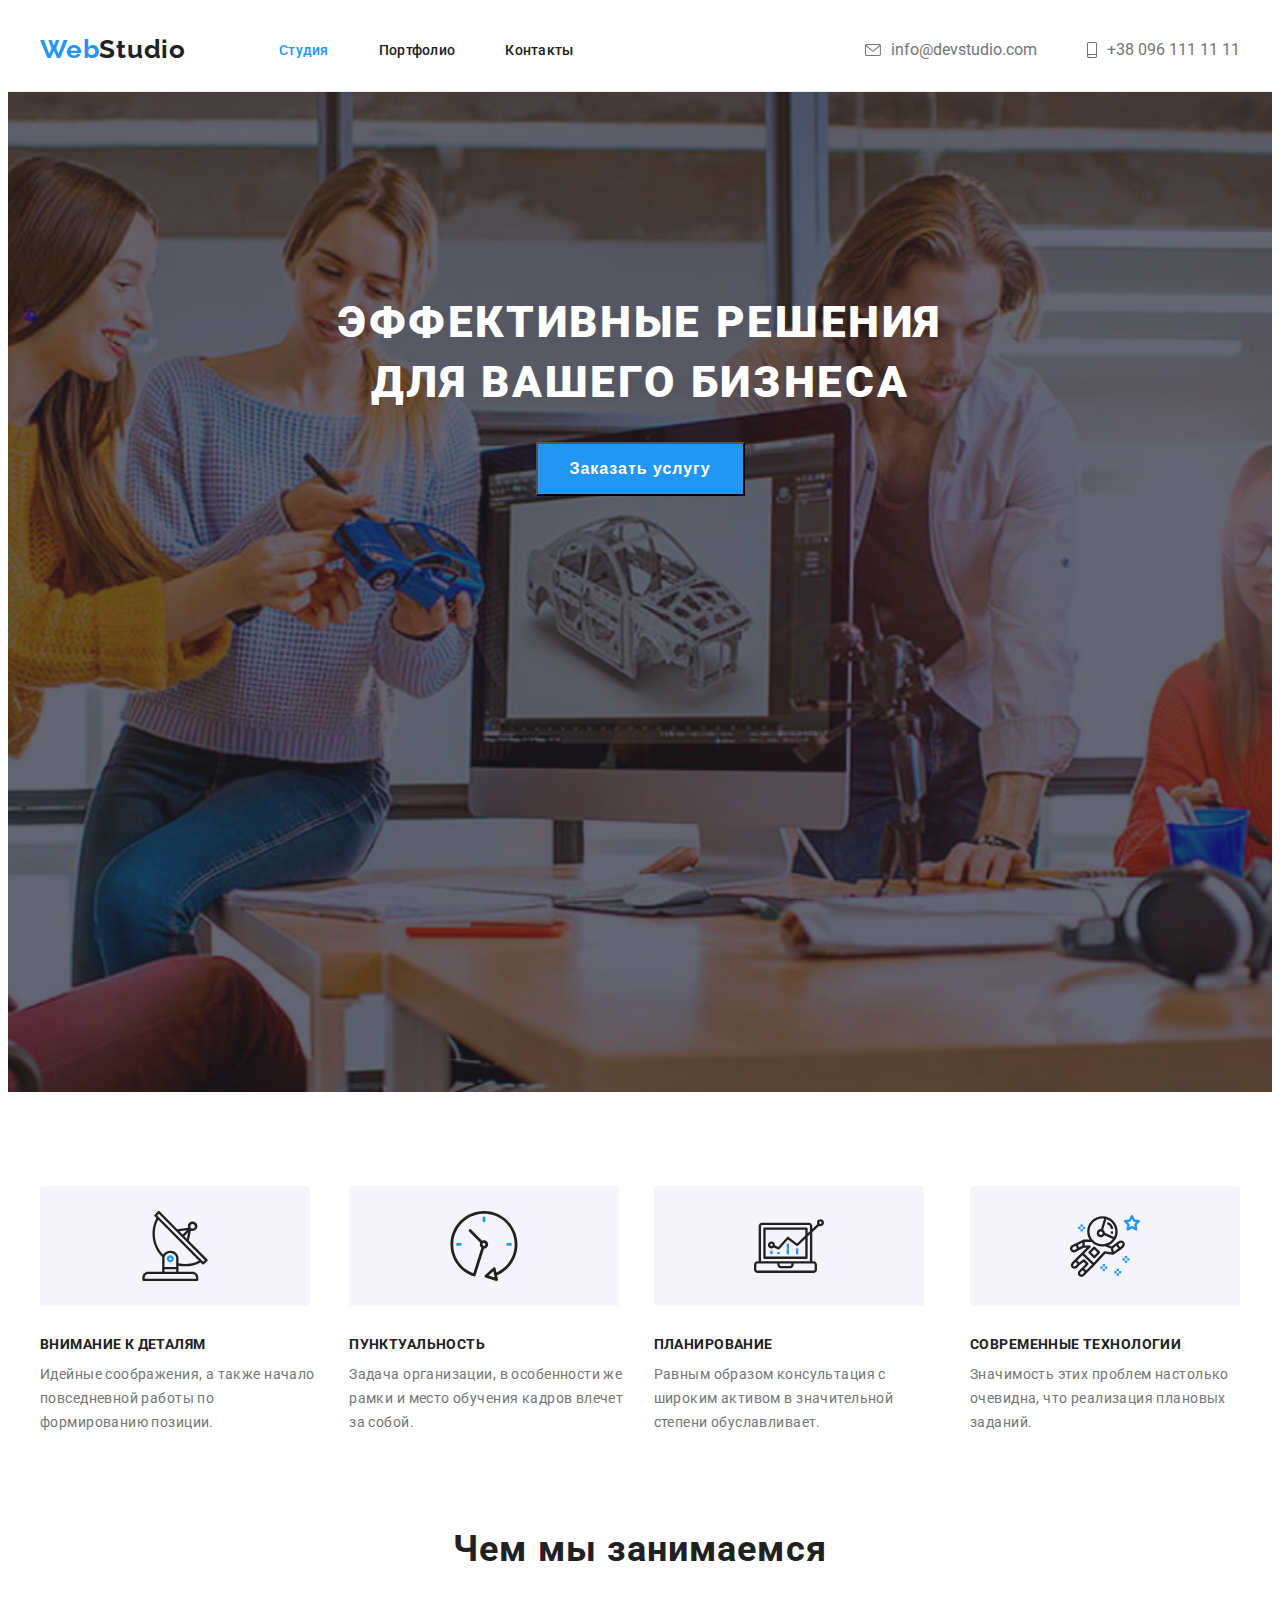
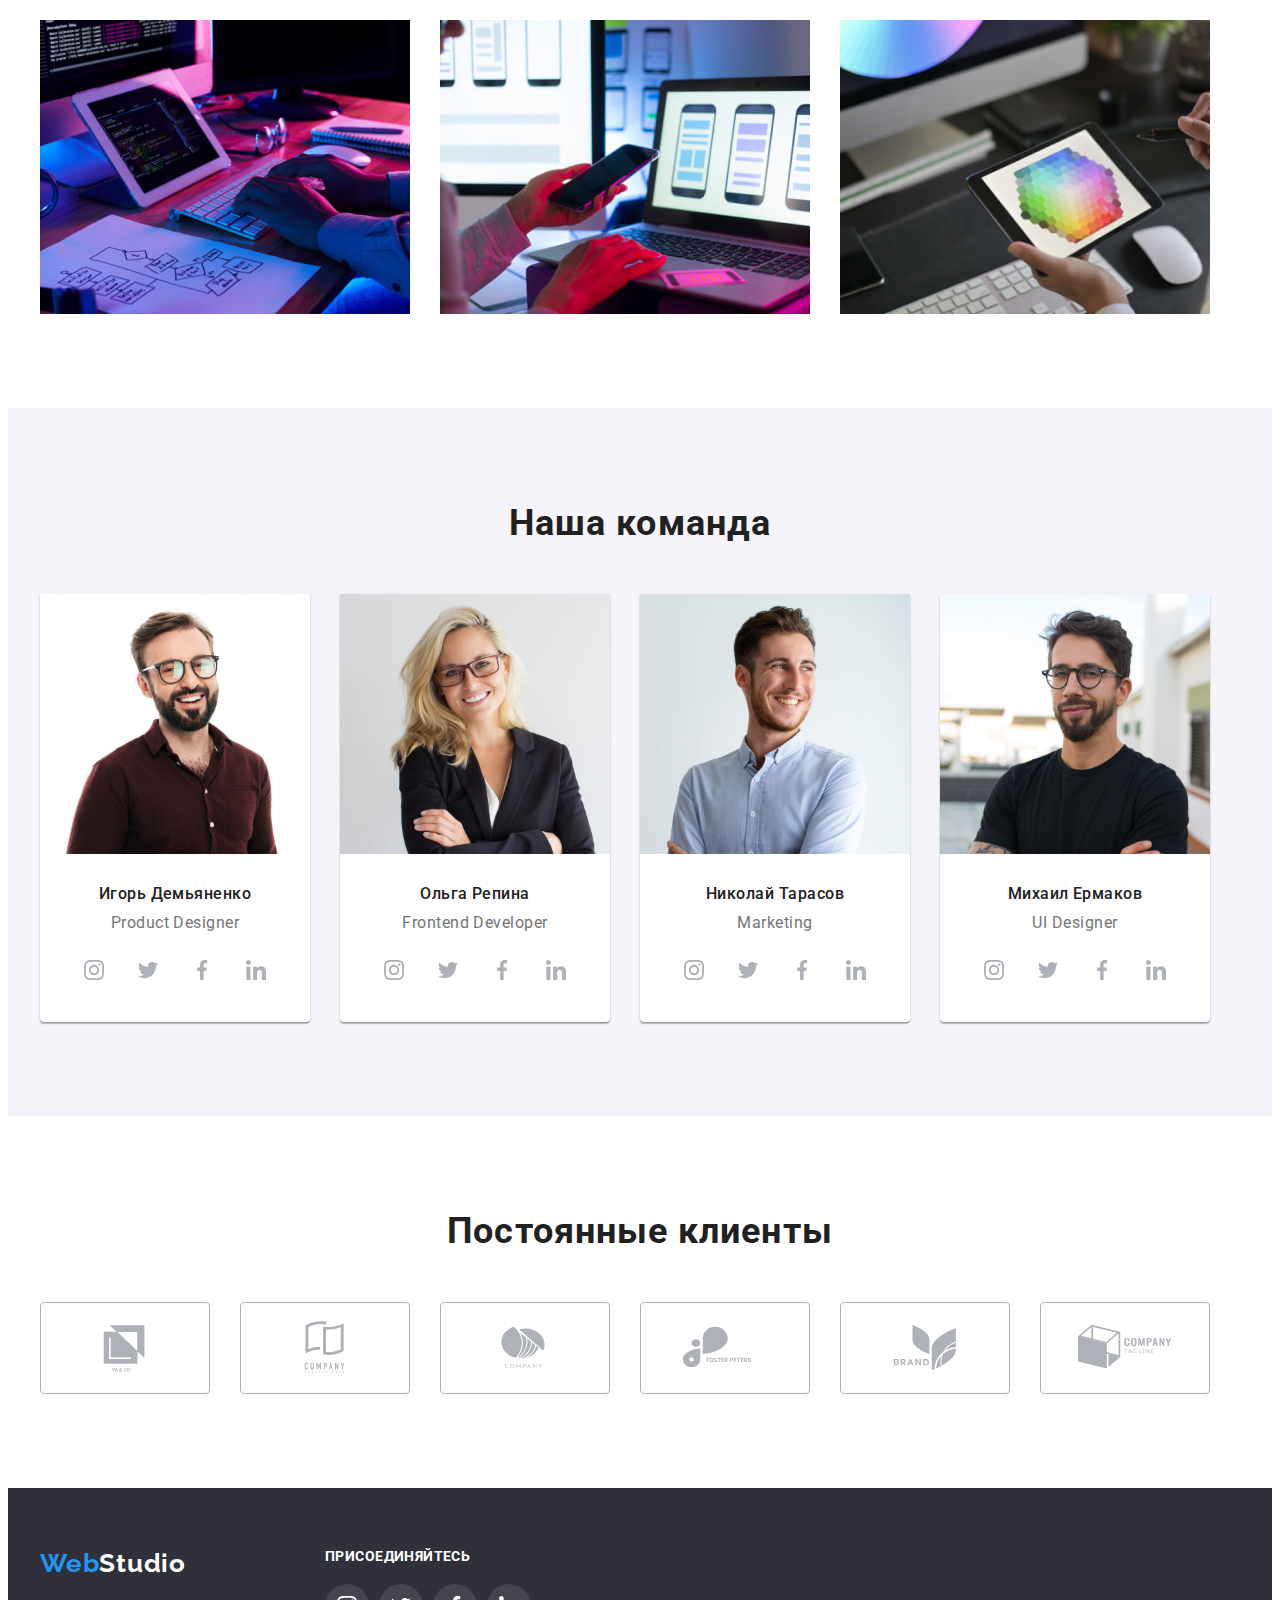
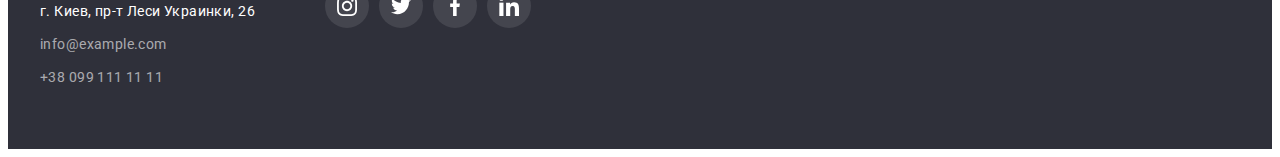
<file: index.html>
<!-- @format -->

<!DOCTYPE html>
<html lang="ru">
  <head>
    <meta charset="UTF-8" />
    <meta http-equiv="X-UA-Compatible" content="IE=edge" />
    <meta name="viewport" content="width=device-width, initial-scale=1.0" />
    <title>Студия</title>
    <link rel="preconnect" href="https://fonts.googleapis.com" />
    <link rel="preconnect" href="https://fonts.gstatic.com" crossorigin />
    <link
      href="https://fonts.googleapis.com/css2?family=Raleway:wght@700&family=Roboto:wght@400;500;700;900&display=swap"
      rel="stylesheet"
    />
    <link
      rel="stylesheet"
      href="https://cdnjs.cloudflare.com/ajax/libs/modern-normalize/1.1.0/modern-normalize.min.css"
      integrity="sha512-wpPYUAdjBVSE4KJnH1VR1HeZfpl1ub8YT/NKx4PuQ5NmX2tKuGu6U/JRp5y+Y8XG2tV+wKQpNHVUX03MfMFn9Q=="
      crossorigin="anonymous"
      referrerpolicy="no-referrer"
    />
    <link rel="stylesheet" href="./css/styles.css" />
  </head>

  <body>
    <header class="header">
      <div class="container container-header">
        <nav class="nav-header">
          <a href="/" class="name-logo logo-link logo-header"
            >Web<span class="name-studio">Studio</span></a
          >
          <ul class="nav-list">
            <li class="nav-list-item">
              <a href="" class="current nav-link">Студия</a>
            </li>
            <li class="nav-list-item">
              <a href="portfolio.html" class="nav-link">Портфолио</a>
            </li>
            <li class="nav-list-item">
              <a href="" class="nav-link">Контакты</a>
            </li>
          </ul>
        </nav>

        <ul class="contacts-list">
          <li class="contacts-email">
            <a href="mailto:info@devstudio.com" class="contacts-link">
              <svg class="contacts-icon" width="16" height="12"> <use href="images/symbol-defs-orig.svg#envelope"></use></svg>
              info@devstudio.com</a>
          </li>
          <li class="contacts-phone">
            <a href="tel:+380961111111" class="contacts-link">
              <svg class="contacts-icon" width="10" height="16"> <use href="images/symbol-defs-orig.svg#smartphone"></use></svg>
              +38 096 111 11 11</a>
          </li>
        </ul>
      </div>
    </header>

    <main>
      <!--sectionhero-->
      <section class="hero">
        <div class="container">
          <h1 class="hero-title">
            Эффективные решения <br />
            для вашего бизнеса
          </h1>
          <button type="button" class="button-hero">Заказать услугу</button>
        </div>
      </section>
    

      <!--sectionadvantage-->
      <section class="section">
        <div class="container">
          <h2 class="section-title advantage">Наши преимущества</h2>
          <ul class="advantage-list">
            <li class="advantage-item">
              <div class="advantage-block-icon">
              <svg class="advantage-icon" width="70" height="70"><use href="images/symbol-defs-orig.svg#antenna"></use></svg>
            </div>
              <h3 class="advantage-title">Внимание к деталям</h3>
              <p class="advantage-description">
                Идейные соображения, а также начало повседневной работы по
                формированию позиции.
              </p>
            </li>
            <li class="advantage-item">
              <div class="advantage-block-icon">
              <svg class="advantage-icon" width="70" height="70"><use href="images/symbol-defs-orig.svg#clock"></use></svg>
            </div>
              <h3 class="advantage-title">Пунктуальность</h3>
              <p class="advantage-description">
                Задача организации, в особенности же рамки и место обучения
                кадров влечет за собой.
              </p>
            </li>
            <li class="advantage-item">
              <div class="advantage-block-icon">
              <svg class="advantage-icon" width="70" height="70"><use href="images/symbol-defs-orig.svg#diagram"></use></svg>
            </div>
              <h3 class="advantage-title">Планирование</h3>
              <p class="advantage-description">
                Равным образом консультация с широким активом в значительной
                степени обуславливает.
              </p>
            </li>
            <li class="advantage-item">
              <div class="advantage-block-icon">
              <svg class="advantage-icon" width="70" height="70"><use href="images/symbol-defs-orig.svg#astronaut"></use></svg>
            </div>
              <h3 class="advantage-title">Современные технологии</h3>
              <p class="advantage-description">
                Значимость этих проблем настолько очевидна, что реализация
                плановых заданий.
              </p>
            </li>
          </ul>
        </div>
      </section>

      <!--sectionwhatwedo-->
      <section class="section img-section">
        <div class="container">
          <h2 class="section-title">Чем мы занимаемся</h2>
          <ul class="img-list">
            <li class="img-item">
              <img 
                src="images/box1.jpg"
                alt="веб дизайн"
                width="370"
                height="294"
              />
            </li>
            <li class="img-item">
              <img
                src="images/box2.jpg"
                alt="разработка мобильных приложений"
                width="370"
                height="294"
              />
            </li>
            <li class="img-item">
              <img
                src="images/box3.jpg"
                alt="создание и разработка сайтов"
                width="370"
                height="294"
              />
            </li>
          </ul>
        </div>
      </section>

      <!--sectionteam-->
      <section class="section section-team">
        <div class="container">
          <h2 class="section-title">Наша команда</h2>
          <ul class="team-list">
            <li class="team-item">
                <img
                  class="team-img"
                  src="images/teamcard1.jpg"
                  alt="Игорь Демьяненко"
                  width="270"
                  height="260"
                />
                <div class="team-subtitile">
                <h3 class="team-title">Игорь Демьяненко</h3>
                <p class="team-description">Product Designer</p>
                <ul class="social-icon-list">
                  <li class="social-icon-item">
                    <a href="" class="social-link">
                    <svg class="social-icon" width="20" height="20"><use href="images/symbol-defs-orig.svg#instagram"></use></svg>
                  </a>
                  </li>
                  <li class="social-icon-item">
                    <a href="" class="social-link">
                    <svg class="social-icon" width="20" height="20"><use href="images/symbol-defs-orig.svg#twitter"></use></svg>
                  </a>
                  </li>
                  <li class="social-icon-item">
                    <a href="" class="social-link">
                    <svg class="social-icon" width="20" height="20"><use href="images/symbol-defs-orig.svg#facebook"></use></svg>
                  </a>
                  </li>
                  <li class="social-icon-item">
                    <a href="" class="social-link">
                    <svg class="social-icon" width="20" height="20"><use href="images/symbol-defs-orig.svg#linkedin"></use></svg>
                  </a>
                  </li>
                </ul>
              </div>
            </li>

            <li class="team-item">
                <img
                  class="team-img"
                  src="images/teamcard2.jpg"
                  alt="Ольга Репина"
                  width="270"
                  height="260"
                />
                <div class="team-subtitile">
                <h3 class="team-title">Ольга Репина</h3>
                <p class="team-description">Frontend Developer</p>
                <ul class="social-icon-list">
                  <li class="social-icon-item">
                    <a href="" class="social-link">
                    <svg class="social-icon" width="20" height="20"><use href="images/symbol-defs-orig.svg#instagram"></use></svg>
                  </a>
                  </li>
                  <li class="social-icon-item">
                    <a href="" class="social-link">
                    <svg class="social-icon" width="20" height="20"><use href="images/symbol-defs-orig.svg#twitter"></use></svg>
                  </a>
                  </li>
                  <li class="social-icon-item">
                    <a href="" class="social-link">
                    <svg class="social-icon" width="20" height="20"><use href="images/symbol-defs-orig.svg#facebook"></use></svg>
                  </a>
                  </li>
                  <li class="social-icon-item">
                    <a href="" class="social-link">
                    <svg class="social-icon" width="20" height="20"><use href="images/symbol-defs-orig.svg#linkedin"></use></svg>
                  </a>
                  </li>
                </ul>
              </div>
            </li>

            <li class="team-item">
                <img
                  class="team-img"
                  src="images/teamcard3.jpg"
                  alt="Николай Тарасов"
                  width="270"
                  height="260"
                />
                <div class="team-subtitile">
                <h3 class="team-title">Николай Тарасов</h3>
                <p class="team-description">Marketing</p>
                <ul class="social-icon-list">
                  <li class="social-icon-item">
                    <a href="" class="social-link">
                    <svg class="social-icon" width="20" height="20"><use href="images/symbol-defs-orig.svg#instagram"></use></svg>
                  </a>
                  </li>
                  <li class="social-icon-item">
                    <a href="" class="social-link">
                    <svg class="social-icon" width="20" height="20"><use href="images/symbol-defs-orig.svg#twitter"></use></svg>
                  </a>
                  </li>
                  <li class="social-icon-item">
                    <a href="" class="social-link">
                    <svg class="social-icon" width="20" height="20"><use href="images/symbol-defs-orig.svg#facebook"></use></svg>
                  </a>
                  </li>
                  <li class="social-icon-item">
                    <a href="" class="social-link">
                    <svg class="social-icon" width="20" height="20"><use href="images/symbol-defs-orig.svg#linkedin"></use></svg>
                  </a>
                  </li>
                </ul>
              </div>
            </li>

            <li class="team-item">
                <img
                  class="team-img"
                  src="images/teamcard4.jpg"
                  alt="Михаил Ермаков"
                  width="270"
                  height="260"
                />
                <div class="team-subtitile">
                <h3 class="team-title">Михаил Ермаков</h3>
                <p class="team-description">UI Designer</p>
                <ul class="social-icon-list">
                  <li class="social-icon-item">
                    <a href="" class="social-link">
                    <svg class="social-icon" width="20" height="20"><use href="images/symbol-defs-orig.svg#instagram"></use></svg>
                  </a>
                  </li>
                  <li class="social-icon-item">
                    <a href="" class="social-link">
                    <svg class="social-icon" width="20" height="20"><use href="images/symbol-defs-orig.svg#twitter"></use></svg>
                  </a>
                  </li>
                  <li class="social-icon-item">
                    <a href="" class="social-link">
                    <svg class="social-icon" width="20" height="20"><use href="images/symbol-defs-orig.svg#facebook"></use></svg>
                  </a>
                  </li>
                  <li class="social-icon-item">
                    <a href="" class="social-link">
                    <svg class="social-icon" width="20" height="20"><use href="images/symbol-defs-orig.svg#linkedin"></use></svg>
                  </a>
                  </li>
                </ul>
              </div>
            </li>
          </ul>
        </div>
      </section>
    </main>

    <!--clients-->
    <section class="section">
      <div class="container">
        <h2 class="section-title">Постоянные клиенты</h2>  
        <ul class="client-list">
          <li class="client-item">
            <a href="" class="client-link">
             <svg class="client-icon" width="106" height="60">  <use href="images/symbol-defs-orig.svg#logo"> </use> </svg>
            </a>
          </li>
          <li class="client-item">
            <a href="" class="client-link">
              <svg class="client-icon" width="106" height="60">  <use  href="images/symbol-defs-orig.svg#logo-1"> </use> </svg>
            </a>
          </li>
          <li class="client-item">
            <a href="" class="client-link">
              <svg class="client-icon" width="106" height="60">  <use  href="images/symbol-defs-orig.svg#logo-2"> </use> </svg>
            </a>
          </li>
          <li class="client-item">
            <a href="" class="client-link">
              <svg class="client-icon" width="106" height="60">  <use  href="images/symbol-defs-orig.svg#logo-3"> </use> </svg>
            </a>
          </li>
          <li class="client-item">
            <a href="" class="client-link">
              <svg class="client-icon" width="106" height="60">  <use  href="images/symbol-defs-orig.svg#logo-4"> </use> </svg>
            </a>
          </li>
          <li class="client-item">
            <a href="" class="client-link">
              <svg class="client-icon" width="106" height="60">  <use  href="images/symbol-defs-orig.svg#logo-5"> </use> </svg>
            </a>
          </li>
        </ul>
        </div>
        </section>

    <footer class="footer">
      <div class="container footer-container">
        <div class="block-address">
        <a href="/" class="name-logo footer-logo"
          >Web<span class="studio">Studio</span></a>
          
        <address class="address">
          <ul class="address-list">
            <li class="address-item">
              <a href="https://goo.gl/maps/V4Cm6WzRBC5eiZp59" class="location"
                >г. Киев, пр-т Леси Украинки, 26</a
              >
            </li>
            <li class="address-item">
              <a href="mailto:info@example.com" class="mail"
                >info@example.com</a
              >
            </li>
            <li class="address-item">
              <a href="tel:+380991111111" class="phone">+38 099 111 11 11</a>
            </li>
          </ul>
        </address>
        </div>

        <div class="social-block">
        <p class="footer-text">присоединяйтесь</p>

        <ul class="social-icon-list">
          <li class="social-icon-item">
            <a href="" class="social-link footer-social-link">
            <svg class="social-icon footer-icon" width="20" height="20"><use href="images/symbol-defs-orig.svg#instagram"></use></svg>
          </a>
          </li>
          <li class="social-icon-item">
            <a href="" class="social-link footer-social-link">
            <svg class="social-icon footer-icon" width="20" height="20"><use href="images/symbol-defs-orig.svg#twitter"></use></svg>
          </a>
          </li>
          <li class="social-icon-item">
            <a href="" class="social-link footer-social-link">
            <svg class="social-icon footer-icon" width="20" height="20"><use href="images/symbol-defs-orig.svg#facebook"></use></svg>
          </a>
          </li>
          <li class="social-icon-item">
            <a href="" class="social-link footer-social-link">
            <svg class="social-icon footer-icon" width="20" height="20"><use href="images/symbol-defs-orig.svg#linkedin"></use></svg>
          </a>
          </li>
        </ul>
      </div>
      </div>
    </footer>
  </body>
</html>
</file>
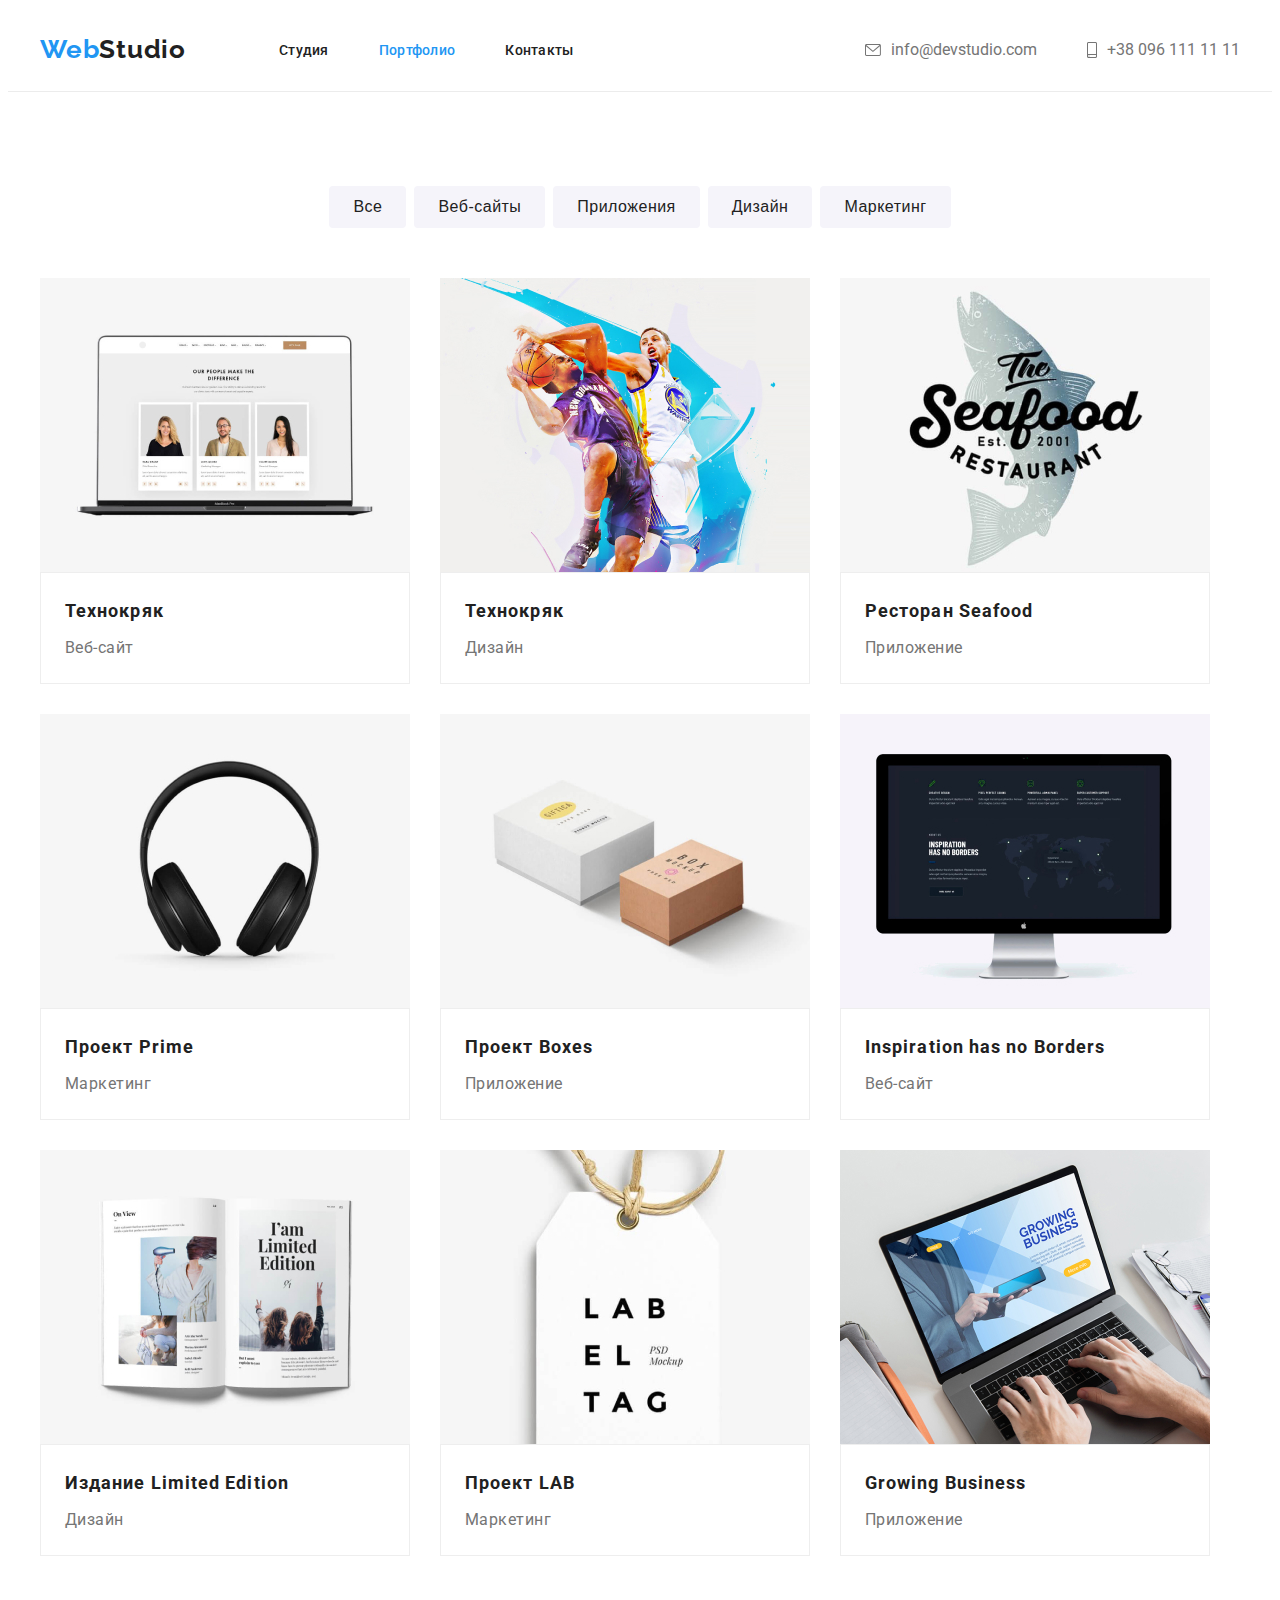
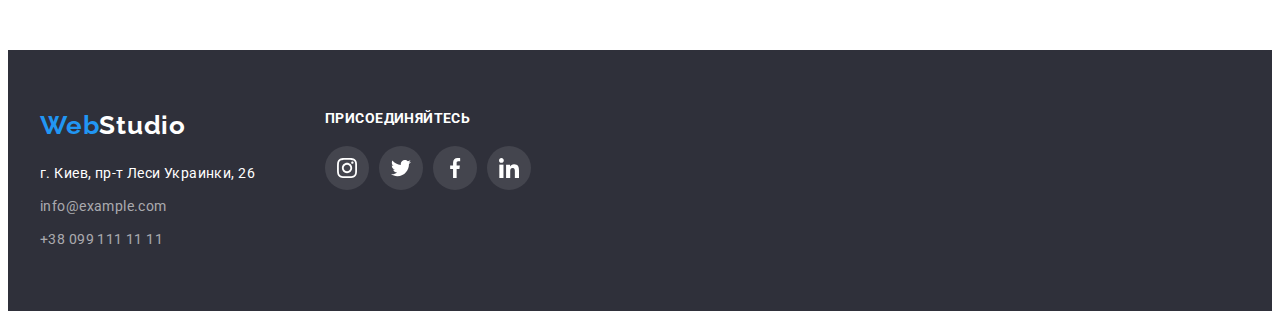
<file: portfolio.html>
<!-- @format -->

<!DOCTYPE html>
<html lang="ru">
  <head>
    <meta charset="UTF-8" />
    <meta http-equiv="X-UA-Compatible" content="IE=edge" />
    <meta name="viewport" content="width=device-width, initial-scale=1.0" />
    <title>Студия</title>
    <link rel="preconnect" href="https://fonts.googleapis.com" />
    <link rel="preconnect" href="https://fonts.gstatic.com" crossorigin />
    <link
      href="https://fonts.googleapis.com/css2?family=Raleway:wght@700&family=Roboto:wght@400;500;700;900&display=swap"
      rel="stylesheet"
    />
    <link
      rel="stylesheet"
      href="https://cdnjs.cloudflare.com/ajax/libs/modern-normalize/1.1.0/modern-normalize.min.css"
      integrity="sha512-wpPYUAdjBVSE4KJnH1VR1HeZfpl1ub8YT/NKx4PuQ5NmX2tKuGu6U/JRp5y+Y8XG2tV+wKQpNHVUX03MfMFn9Q=="
      crossorigin="anonymous"
      referrerpolicy="no-referrer"
    />
    <link rel="stylesheet" href="./css/styles.css" />
  </head>

  <body>
    <header class="header">
      <div class="container container-header">
        <nav class="nav-header">
          <a href="/" class="name-logo logo-link logo-header"
            >Web<span class="name-studio">Studio</span></a
          >
          <ul class="nav-list">
            <li class="nav-list-item">
              <a href="index.html" class="nav-link">Студия</a>
            </li>
            <li class="nav-list-item">
              <a href="portfolio.html" class=" current nav-link">Портфолио</a>
            </li>
            <li class="nav-list-item">
              <a href="" class="nav-link">Контакты</a>
            </li>
          </ul>
        </nav>

        <ul class="contacts-list">
          <li class="contacts-email">
            <a href="mailto:info@devstudio.com" class="contacts-link">
              <svg class="contacts-icon" width="16" height="12"> <use href="images/symbol-defs-orig.svg#envelope"></use></svg>
              info@devstudio.com</a>
          </li>
          <li class="contacts-phone">
            <a href="tel:+380961111111" class="contacts-link">
              <svg class="contacts-icon" width="10" height="16"> <use href="images/symbol-defs-orig.svg#smartphone"></use></svg>
              +38 096 111 11 11</a>
          </li>
        </ul>
      </div>
    </header>

    <main class="projects">
      <section class="section">
        <div class="container">
          <h1 class="projects-title">Проекты</h1>
            <ul class="button-filter-list">
              <li class="button-filter">
                <button type="button" class="filter-link">Все</button>
              </li>
              <li class="button-filter">
                <button type="button" class="filter-link">Веб-сайты</button>
              </li>
              <li class="button-filter">
                <button type="button" class="filter-link">Приложения</button>
              </li>
              <li class="button-filter">
                <button type="button" class="filter-link">Дизайн</button>
              </li>
              <li class="button-filter">
                <button type="button" class="filter-link">Маркетинг</button>
              </li>
            </ul>
          
          <ul class="projects-list">
            <li class="projects-item">
              <a href="" class="project-link">
                <img
                  src="images/project1.jpg"
                  alt="Веб-сайт"
                  width="370"
                  height="298"
                  class="project-img"
                />
                <div class="project-subtitle">
                  <h2 class="project-title">Технокряк</h2>
                  <p class="project-text">Веб-сайт</p>
                </div>
              </a>
            </li>
            <li class="projects-item">
              <a href="" class="project-link">
                <img
                  src="images/project2.jpg"
                  alt="Дизайн"
                  width="370"
                  height="298"
                  class="project-img"
                />
                <div class="project-subtitle">
                  <h2 class="project-title">Технокряк</h2>
                  <p class="project-text">Дизайн</p>
                </div>
              </a>
            </li>
            <li class="projects-item">
              <a href="" class="project-link">
                <img
                  src="images/project3.jpg"
                  alt="Приложение"
                  width="370"
                  height="298"
                  class="project-img"
                />
                <div class="project-subtitle">
                  <h2 class="project-title">Ресторан Seafood</h2>
                  <p class="project-text">Приложение</p>
                </div>
              </a>
            </li>
            <li class="projects-item">
              <a href="" class="project-link">
                <img
                  src="images/project4.jpg"
                  alt="Маркетинг"
                  width="370"
                  height="298"
                  class="project-img"
                />
                <div class="project-subtitle">
                  <h2 class="project-title">Проект Prime</h2>
                  <p class="project-text">Маркетинг</p>
                </div>
              </a>
            </li>
            <li class="projects-item">
              <a href="" class="project-link">
                <img
                  src="images/project5.jpg"
                  alt="Приложение"
                  width="370"
                  height="298"
                  class="project-img"
                />
                <div class="project-subtitle">
                  <h2 class="project-title">Проект Boxes</h2>
                  <p class="project-text">Приложение</p>
                </div>
              </a>
            </li>
            <li class="projects-item">
              <a href="" class="project-link">
                <img
                  src="images/project6.jpg"
                  alt="Веб-сайт"
                  width="370"
                  height="298"
                  class="project-img"
                />
                <div class="project-subtitle">
                  <h2 class="project-title">Inspiration has no Borders</h2>
                  <p class="project-text">Веб-сайт</p>
                </div>
              </a>
            </li>
            <li class="projects-item">
              <a href="" class="project-link">
                <img
                  src="images/project7.jpg"
                  alt="Дизайн"
                  width="370"
                  height="298"
                  class="project-img"
                />
                <div class="project-subtitle">
                  <h2 class="project-title">Издание Limited Edition</h2>
                  <p class="project-text">Дизайн</p>
                </div>
              </a>
            </li>
            <li class="projects-item">
              <a href="" class="project-link">
                <img
                  src="images/project8.jpg"
                  alt="Маркетинг"
                  width="370"
                  height="298"
                  class="project-img"
                />
                <div class="project-subtitle">
                  <h2 class="project-title">Проект LAB</h2>
                  <p class="project-text">Маркетинг</p>
                </div>
              </a>
            </li>
            <li class="projects-item">
              <a href="" class="project-link">
                <img
                  src="images/project9.jpg"
                  alt="Приложение"
                  width="370"
                  height="298"
                  class="project-img"
                />
                <div class="project-subtitle">
                  <h2 class="project-title">Growing Business</h2>
                  <p class="project-text">Приложение</p>
                </div>
              </a>
            </li>
          </ul>
        </div>
      </section>
    </main>

    <footer class="footer">
      <div class="container footer-container">
        <div class="block-address">
        <a href="/" class="name-logo footer-logo"
          >Web<span class="studio">Studio</span></a>
          
        <address class="address">
          <ul class="address-list">
            <li class="address-item">
              <a href="https://goo.gl/maps/V4Cm6WzRBC5eiZp59" class="location"
                >г. Киев, пр-т Леси Украинки, 26</a
              >
            </li>
            <li class="address-item">
              <a href="mailto:info@example.com" class="mail"
                >info@example.com</a
              >
            </li>
            <li class="address-item">
              <a href="tel:+380991111111" class="phone">+38 099 111 11 11</a>
            </li>
          </ul>
        </address>
        </div>

        <div class="social-block">
        <p class="footer-text">присоединяйтесь</p>

        <ul class="social-icon-list">
          <li class="social-icon-item">
            <a href="" class="social-link footer-social-link">
            <svg class="social-icon footer-icon" width="20" height="20"><use href="images/symbol-defs-orig.svg#instagram"></use></svg>
          </a>
          </li>
          <li class="social-icon-item">
            <a href="" class="social-link footer-social-link">
            <svg class="social-icon footer-icon" width="20" height="20"><use href="images/symbol-defs-orig.svg#twitter"></use></svg>
          </a>
          </li>
          <li class="social-icon-item">
            <a href="" class="social-link footer-social-link">
            <svg class="social-icon footer-icon" width="20" height="20"><use href="images/symbol-defs-orig.svg#facebook"></use></svg>
          </a>
          </li>
          <li class="social-icon-item">
            <a href="" class="social-link footer-social-link">
            <svg class="social-icon footer-icon" width="20" height="20"><use href="images/symbol-defs-orig.svg#linkedin"></use></svg>
          </a>
          </li>
        </ul>
      </div>
      </div>
    </footer>
  </body>
</html>
</file>
<file: css/styles.css>
/** @format */

:root {
  --title-color: #ffffff;
  --main-text-color: #212121;
  --additional-text-color: #757575;
  --button-color: #2196f3;
  --background-color: #ffffff;
  --additional-background-color: #2f303a;
  --button-portfolio: #f5f4fa;
  --portfolio-text-color: #212121;
}

body {
  font-family: Roboto, sans-serif;
}
/*reset and common*/
h1,
h2,
h3,
h4,
h5,
h6,
p {
  margin: 0;
}

a {
  text-decoration: none;
}
ul {
  list-style: none;
  margin: 0;
  padding: 0;
}
button {
  cursor: pointer;
}

img{
  display: inline-block;
  display: block;
  max-width: 100%;
  height: auto;
}

.container {
  width: 1200px;
  padding-left: 15px;
  padding-right: 15px;
  margin: auto;
}
.section {
  padding-top: 94px;
  padding-bottom: 94px;
}

/*header*/

.nav-list-item .current {
  color: var(--button-color);
}
.nav-link,
.contacts-link,
.contacts-link {
  padding-bottom: 32px;
  padding-top: 32px;
}

.name-logo {
  display: block;
  font-family: Raleway;
  font-weight: bold;
  font-size: 26px;
  line-height: calc(31 / 26);
  letter-spacing: 0.03em;
  color: var(--button-color);
}

.name-studio {
  color: var(--main-text-color);
}

.nav-list,
.contacts-list {
  display: flex;
}

.nav-list {
  display: flex;
  align-items: center;
}
.nav-list-item:not(:last-child) {
  margin-right: 50px;
}
.contacts-email {
  margin-right: 50px;
}

.container-header {
  display: flex;
  align-items: center;
  justify-content: space-between;
}

.header{
  border-bottom: 1px solid #ececec;
}

.logo-link {
  margin-right: 93px;
  padding-top: 24px;
  padding-bottom: 25px;
}

.nav-header {
  display: flex;
}

.nav-link {
  color: var(--main-text-color);
  font-weight: 500;
  font-size: 14px;
  line-height: calc(16 / 14);
  letter-spacing: 0.02em;
}
.nav-link:hover,
.nav-link:focus {
  color: var(--button-color);
}

.contacts-link {
  display: flex;
  align-items: center;
  color: var(--additional-text-color);
  text-decoration: none;
}

.contacts-link:hover,
.contacts-link:focus {
  color: var(--button-color);
}

.contacts-icon{
  margin-right: 10px;
  fill: currentColor;
}



/*hero*/

.hero {
  padding-top: 200px;
  padding-bottom: 200px;
  text-align: center;
background-color: var(--additional-background-color);
}

section.hero{
  background-image: linear-gradient(rgba(47, 48, 58, 0.4), rgba(47, 48, 58, 0.4)),
  url('../images/background.jpg');
  background-repeat: no-repeat;
  background-size: cover;
  max-width: 1600px;
  margin-left: auto;
  margin-right: auto;
  height: 600px;
  background-position: center;
} 

.hero-title {
  color: var(--title-color);
  font-weight: 900;
  font-size: 44px;
  line-height: calc(60 / 44);
  text-align: center;
  letter-spacing: 0.06em;
  text-transform: uppercase;
  margin-bottom: 30px;
}

.button-hero {
  color: var(--title-color);
  background-color: var(--button-color);
  font-weight: bold;
  font-size: 16px;
  line-height: calc(30 / 16);
  display: inline-block;
  align-items: center;
  text-align: center;
  justify-content: center;
  letter-spacing: 0.06em;
  padding: 10px 32px;
}


/*advantages*/

.section-title.advantage {
  position: absolute;
  white-space: nowrap;
  width: 1px;
  height: 1px;
  overflow: hidden;
  border: 0;
  padding: 0;
  clip: rect(0 0 0 0);
  clip-path: inset(50%);
  margin: -1px;
}

.advantage-list {
  display: flex;
}

.advantage-item:not(:last-child) {
  margin-right: 30px;
}

.advantage-title {
  color: var(--main-text-color);
  font-weight: bold;
  font-size: 14px;
  line-height: calc(16 / 14);
  letter-spacing: 0.03em;
  text-transform: uppercase;
  margin-bottom: 10px;
}

.advantage-description {
  color: var(--additional-text-color);
  font-weight: normal;
  font-size: 14px;
  line-height: calc(24 / 14);
  letter-spacing: 0.03em;
}


.advantage-block-icon{
  background-color: #F5F4FA;
  border-radius: 4px;
  height: 120px;
  width: 270px;
  display: flex;
  align-items: center;
  justify-content: center;
  margin-bottom: 30px;
}

/*--what we do--*/
.img-section{
  padding-top: 0;
}

.img-list {
  display: flex;
}

.img-item:not(:last-child) {
  margin-right: 30px;
}

.section-title {
  color: var(--main-text-color);
  font-weight: bold;
  font-size: 36px;
  line-height: calc(42 / 36);
  text-align: center;
  letter-spacing: 0.03em;
  margin-bottom: 50px;
}

/*--team--*/

.section-team {
  background-color: var(--button-portfolio);
}

.team-list {
  display: flex;
}

.team-item{
  background-color: var(--background-color);
  box-shadow: 0px 1px 3px rgba(0, 0, 0, 0.12), 0px 1px 1px rgba(0, 0, 0, 0.14), 0px 2px 1px rgba(0, 0, 0, 0.2);
border-radius: 0px 0px 4px 4px;
}
.team-item:not(:last-child) {
  margin-right: 30px;
}

.team-title {
  color: var(--main-text-color);
  font-weight: 500;
  font-size: 16px;
  line-height: calc(19 / 16);
  text-align: center;
  letter-spacing: 0.03em;
  margin-bottom: 10px;
}

.team-description {
  color: var(--additional-text-color);
  font-size: 16px;
  line-height: calc(19 / 16);
  text-align: center;
  letter-spacing: 0.03em;
  margin-bottom: 16px;
}
.team-subtitile {
  padding-top: 30px;
  padding-bottom: 30px;
}

.social-icon-list{
  display: flex;
  justify-content: center;
  align-items: center;
}
.social-icon-item+.social-icon-item{
  margin-left: 10px;
}

.social-link:focus,
.social-link:hover{
  background-color: var(--button-color);
  border-radius: 50%;
}

.social-link{
  width: 44px;
  height: 44px;
  display: flex;
  justify-content: center;
  align-items: center;
}

.social-icon{
  fill: #AFB1B8;
}

.social-link:focus .social-icon,
.social-link:hover .social-icon{
  fill: var(--background-color);
}

/*clients*/

.client-list{
  display: flex;
}

.client-item+ .client-item{
  margin-left: 30px;
}

.client-link{
  display: flex;
  justify-content: center;
  align-items: center;
  width: 170px;
  height: 92px;
  border: 1px solid #AFB1B8;
  box-sizing: border-box;
  border-radius: 4px;
  color: #AFB1B8;
}

.client-link:focus,
.client-link:hover{
  color: var(--button-color);
  border-color: var(--button-color);
}

.client-icon{
  fill: currentColor;
}

/*footer*/


.footer {
  background-color: #2f303a;
  padding-top: 60px;
  padding-bottom: 60px;
}

.footer-container{
  display: flex;
}

.footer-logo {
  margin-bottom: 20px;
}
.footer-text{
  font-weight: 700;
  font-size: 14px;
  line-height: calc(16 / 14);
  letter-spacing: 0.03em;
  text-transform: uppercase;
  color: var(--title-color);
  margin-bottom: 20px;
}

.location,
.mail {
  margin-bottom: 9px;
}

.address-item:not(:last-child){
  margin-bottom: 9px;
}

.studio {
  color: var(--title-color);
}
.address {
  font-style: normal;
}
.location,
.mail,
.phone {
  color: var(--title-color);
  font-size: 14px;
  line-height: calc(24 / 14);
  letter-spacing: 0.03em;
}
.mail,
.phone {
  color: rgba(255, 255, 255, 0.6);
}
.phone:focus,
.phone:hover {
  color: var(--button-color);
}
.mail:focus,
.mail:hover {
  color: var(--button-color);
}

.block-address{
  margin-right: 70px;
}

.footer-social-link{
  background-color:rgba(255, 255, 255, 0.1);
  border-radius: 50%;
}

.footer-icon{
  fill: var(--title-color)
}




/*portfolio*/

.projects {
  background-color: var(--background-color);
}

.projects-title{
  position: absolute;
  white-space: nowrap;
  width: 1px;
  height: 1px;
  overflow: hidden;
  border: 0;
  padding: 0;
  clip: rect(0 0 0 0);
  clip-path: inset(50%);
  margin: -1px;
}

.filter-link {
  background-color: var(--button-portfolio);
  color: var(--portfolio-text-color);
  font-weight: 500;
  font-size: 16px;
  line-height: calc(26 / 16);
  text-align: center;
  letter-spacing: 0.03em;
  border-radius: 4px;
  border-color: transparent;
}
.filter-link{
  display: block;
  padding: 6px 22px;
}

.filter-link:hover,
.filter-link:focus {
  background-color: var(--button-color);
  color: var(--title-color);
  box-shadow: 0px 3px 1px rgba(0, 0, 0, 0.1), 0px 1px 2px rgba(0, 0, 0, 0.08), 0px 2px 2px rgba(0, 0, 0, 0.12);
}

.button-filter-list {
  display: flex;
  justify-content: center;
  margin-bottom: 50px;
}

.button-filter:not(:last-child) {
  margin-right: 8px;
}

.project-title {
  color: var(--portfolio-text-color);
  font-weight: bold;
  font-size: 18px;
  line-height: calc(36 / 18);
  letter-spacing: 0.06em;
  margin-bottom: 4px;
}

.project-text {
  color: var(--additional-text-color);
  font-size: 16px;
  line-height: calc(30 / 16);
  letter-spacing: 0.03em;
}

.project-subtitle {
  padding: 20px 24px;
  border: 1px solid #eeeeee;
}

.projects-item {
  width: 370px;
  margin-right: 30px;
  margin-bottom: 30px;
}

.projects-item:nth-child(3n) {
  margin-right: 0;
}

.projects-item:nth-last-child(-n + 3) {
  margin-bottom: 0;
}

.projects-list {
  display: flex;
  flex-wrap: wrap;
}

.project-link{
  display: block;
}
.project-link:hover,
.project-link:focus{
  box-shadow: 0px 1px 1px rgba(0, 0, 0, 0.12), 0px 4px 4px rgba(0, 0, 0, 0.06), 1px 4px 6px rgba(0, 0, 0, 0.16);
}
</file>
